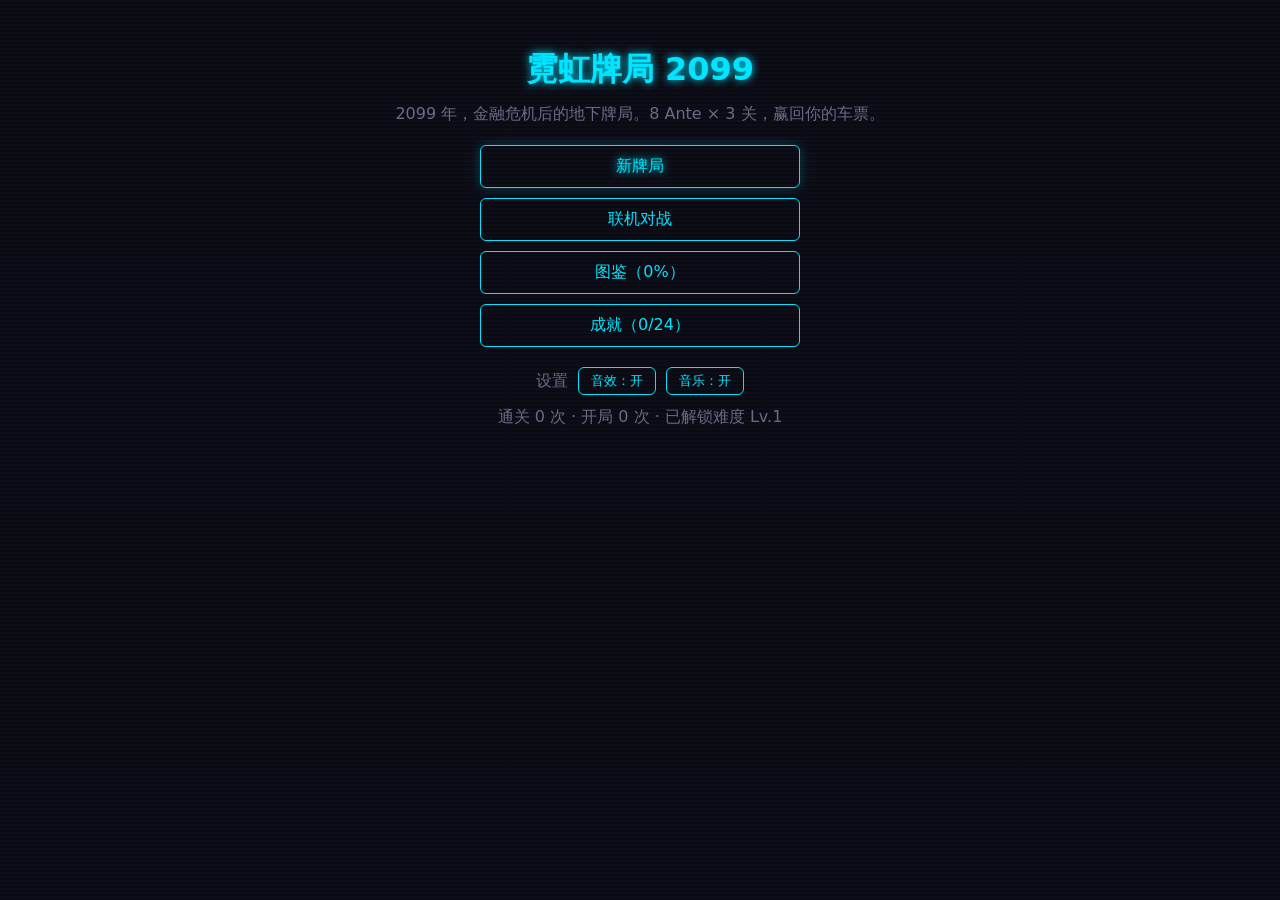
<file: neon2099/index.html>
<!DOCTYPE html>
<html lang="zh-CN">
<head>
  <meta charset="UTF-8" />
  <meta name="viewport" content="width=device-width, initial-scale=1.0, viewport-fit=cover" />
  <title>霓虹牌局 2099</title>
  <script type="module" crossorigin src="./assets/index-CKXIoxRQ.js"></script>
  <link rel="stylesheet" crossorigin href="./assets/index-N91epKgR.css">
</head>
<body>
  <div id="app"></div>
</body>
</html>
</file>
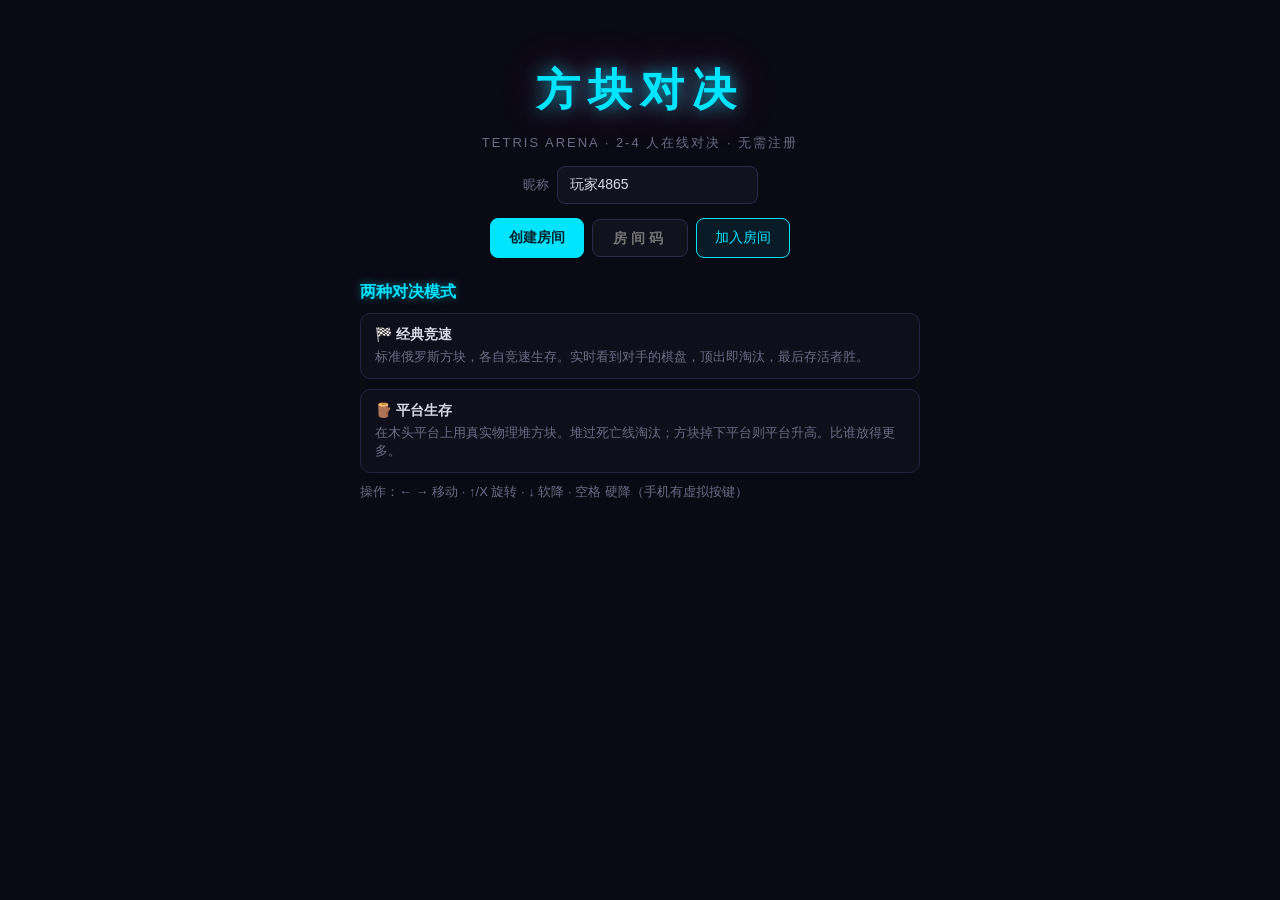
<file: tetris/index.html>
<!DOCTYPE html>
<html lang="zh-CN">
<head>
  <meta charset="UTF-8" />
  <meta name="viewport" content="width=device-width, initial-scale=1.0, viewport-fit=cover" />
  <title>方块对决 TetrisArena</title>
  <script type="module" crossorigin src="./assets/index-CwNbd8r0.js"></script>
  <link rel="stylesheet" crossorigin href="./assets/index-DU05bZL8.css">
</head>
<body>
  <div id="app"></div>
</body>
</html>
</file>
<file: neon2099/assets/index-N91epKgR.css>
:root{--bg: #0a0a14;--panel: #12121f;--magenta: #ff2d95;--cyan: #00e5ff;--amber: #ffc857;--text: #d8d8e8;--dim: #6a6a85}*{box-sizing:border-box;margin:0;padding:0}body{background:var(--bg);color:var(--text);font-family:Segoe UI,Microsoft YaHei,system-ui,sans-serif;min-height:100vh;background-image:repeating-linear-gradient(0deg,transparent 0 2px,rgba(255,255,255,.015) 2px 4px)}#app{max-width:960px;margin:0 auto;padding:24px 16px;display:flex;flex-direction:column;gap:16px;min-height:100vh}.topbar{display:flex;gap:24px;align-items:center;padding:12px 16px;background:var(--panel);border:1px solid #2a2a45;border-radius:8px;font-size:18px;font-variant-numeric:tabular-nums}.dim{color:var(--dim)}.neon-magenta{color:var(--magenta);text-shadow:0 0 8px currentColor}.neon-cyan{color:var(--cyan);text-shadow:0 0 8px currentColor}.neon-amber{color:var(--amber);text-shadow:0 0 8px currentColor}.credits{color:var(--magenta);letter-spacing:4px;text-shadow:0 0 8px var(--magenta)}.info-panel{min-height:48px;display:flex;align-items:center;justify-content:center;font-size:22px;font-variant-numeric:tabular-nums;background:var(--panel);border:1px solid #2a2a45;border-radius:8px}.hand{display:flex;gap:10px;justify-content:center;flex-wrap:wrap;padding:24px 0;min-height:160px}.card{width:84px;height:118px;background:linear-gradient(160deg,#1a1a2e,#12121f);border:1px solid #3a3a5a;border-radius:8px;cursor:pointer;user-select:none;display:flex;flex-direction:column;align-items:center;justify-content:center;gap:4px;font-size:26px;font-weight:600;transition:transform .12s ease,border-color .12s ease,box-shadow .12s ease}.card:hover{transform:translateY(-6px);border-color:var(--cyan)}.card.selected{transform:translateY(-14px);border-color:var(--magenta);box-shadow:0 0 16px #ff2d9573}.card-suit{font-size:30px}.suit-hearts,.suit-diamonds{color:var(--magenta)}.suit-spades,.suit-clubs{color:var(--cyan)}.actionbar{display:flex;gap:12px;justify-content:center}button{background:transparent;color:var(--cyan);border:1px solid var(--cyan);border-radius:6px;padding:10px 22px;font-size:16px;cursor:pointer;font-family:inherit;transition:box-shadow .15s ease,background .15s ease}button:hover:not(:disabled){background:#00e5ff14;box-shadow:0 0 12px #00e5ff66}button:disabled{opacity:.35;cursor:not-allowed}.overlay{position:fixed;inset:0;background:#0a0a14d9;display:flex;align-items:center;justify-content:center}.overlay-box{background:var(--panel);border:1px solid #3a3a5a;border-radius:12px;padding:40px 56px;text-align:center;display:flex;flex-direction:column;gap:16px;box-shadow:0 0 40px #ff2d9540}.overlay-box h2{font-size:32px}.end-screen{min-height:70vh;display:flex;flex-direction:column;align-items:center;justify-content:center;gap:20px}.end-screen h1{font-size:44px}.bars{display:flex;flex-direction:column;gap:6px}.jokerbar{display:flex;gap:8px;flex-wrap:wrap;min-height:40px}.chip{padding:6px 10px;border-radius:6px;border:1px solid #3a3a5a;background:var(--panel);font-size:13px;max-width:150px;line-height:1.3}.chip-sub{font-size:11px;color:var(--dim);margin-top:2px}.chip.clickable{cursor:pointer;transition:border-color .12s ease,box-shadow .12s ease}.chip.clickable:hover{border-color:var(--cyan);box-shadow:0 0 10px #00e5ff4d}.chip.empty{color:var(--dim);border-style:dashed;display:flex;align-items:center}.rarity-common{border-color:#4a6a8a}.rarity-uncommon{border-color:var(--cyan)}.rarity-rare{border-color:var(--magenta);box-shadow:0 0 8px #ff2d9540}.chip.consumable{border-color:var(--amber)}.rarity-tag{font-size:11px}.rarity-tag.rarity-common{color:#6a8aaa}.rarity-tag.rarity-uncommon{color:var(--cyan)}.rarity-tag.rarity-rare{color:var(--magenta)}.shop-grid{display:grid;grid-template-columns:repeat(auto-fit,minmax(170px,1fr));gap:12px}.shop-slot{background:var(--panel);border:1px solid #2a2a45;border-radius:8px;padding:14px;display:flex;flex-direction:column;align-items:center;gap:8px;min-height:130px;justify-content:center}.shop-slot .chip{max-width:none;width:100%}.shop-mine{background:var(--panel);border:1px solid #2a2a45;border-radius:8px;padding:12px 16px;display:flex;flex-direction:column;gap:8px}.mine-item{display:flex;align-items:center;gap:6px}.mine-item button{padding:4px 10px;font-size:12px}.info-panel.settle{font-size:16px;gap:6px}.picker-grid{display:grid;grid-template-columns:repeat(3,1fr);gap:8px}.picker-grid button.suit-spades,.picker-grid button.suit-clubs{color:var(--cyan)}.picker-grid button.suit-hearts,.picker-grid button.suit-diamonds{color:var(--magenta)}.pending-banner{display:flex;gap:12px;align-items:center;justify-content:center;padding:10px 16px;background:#ffc85714;border:1px solid var(--amber);border-radius:8px;font-size:15px}.pending-banner button{padding:6px 14px;font-size:14px}.char-select{display:flex;flex-direction:column;align-items:center;gap:12px;padding:24px 12px}.char-grid{display:grid;grid-template-columns:repeat(2,minmax(300px,380px));gap:14px}.char-card{background:var(--panel);border:1px solid #2a2a45;border-radius:10px;padding:16px 18px;display:flex;flex-direction:column;gap:8px;text-align:left;transition:border-color .15s,box-shadow .15s}.char-card:hover{border-color:var(--cyan);box-shadow:0 0 14px #00f0ff40}.char-card h2{font-size:19px;margin:0}.char-avatar{width:52px;height:52px;border-radius:50%;display:flex;align-items:center;justify-content:center;font-size:26px;background:radial-gradient(circle at 35% 35%,#1c3a4a,#10101f);border:1px solid var(--cyan);color:var(--cyan);text-shadow:0 0 8px var(--cyan)}.char-flavor{color:#8a8aa5;font-size:13px;font-style:italic;margin:0}.char-skill{font-size:14px;margin:0}.char-card button{align-self:flex-start;margin-top:4px}.boss-panel{background:linear-gradient(135deg,#ff2d781a,#14142399);border:1px solid var(--magenta);border-radius:10px;padding:10px 16px;display:flex;flex-direction:column;gap:4px}.boss-panel.duel{border-color:var(--amber)}.boss-head{display:flex;align-items:center;gap:10px}.boss-avatar{width:40px;height:40px;border-radius:50%;display:flex;align-items:center;justify-content:center;font-size:20px;background:radial-gradient(circle at 35% 35%,#4a1c2c,#10101f);border:1px solid var(--magenta);color:var(--magenta);text-shadow:0 0 8px var(--magenta)}.boss-title{font-size:17px;font-weight:600}.boss-line{color:#c9a0b8;font-style:italic;font-size:13px}.boss-skill{color:var(--amber);font-size:14px}.boss-score{font-size:20px;font-weight:700;letter-spacing:1px}.card.blocked{opacity:.35;filter:grayscale(.8)}.actionbar button[disabled]{opacity:.4}.overlay-box.wide{max-width:720px;width:90vw}.deck-grid{display:grid;grid-template-columns:repeat(auto-fill,minmax(52px,1fr));gap:6px;max-height:50vh;overflow-y:auto;padding:4px}.deck-grid button{padding:6px 2px;font-size:14px}.card{position:relative}.card-etag{position:absolute;top:2px;left:4px;font-size:10px;line-height:1;color:var(--amber);text-shadow:0 0 6px var(--amber)}.card-edition{position:absolute;inset:0;border-radius:8px;pointer-events:none}.edition-foil{box-shadow:inset 0 0 10px #c8dcff8c}.edition-holographic{box-shadow:inset 0 0 12px #00e5ff99}.edition-polychrome{box-shadow:inset 0 0 12px #ff2d9573,inset 0 0 4px #ffc83c99}.seal-dot{position:absolute;top:3px;right:4px;width:8px;height:8px;border-radius:50%}.seal-red{background:#ff2d55;box-shadow:0 0 6px #ff2d55}.seal-blue{background:#2d7dff;box-shadow:0 0 6px #2d7dff}.seal-gold{background:#ffc83c;box-shadow:0 0 6px #ffc83c}.seal-purple{background:#b26bff;box-shadow:0 0 6px #b26bff}.card.enh-glass{background:linear-gradient(160deg,#bee6ff24,#14142380)}.card.enh-steel{background:linear-gradient(160deg,#8c96aa40,#1414238c)}.card.enh-stone{filter:saturate(.25)}.card.enh-gold{background:linear-gradient(160deg,#ffc83c29,#14142380)}.deck-stats{display:flex;gap:16px;flex-wrap:wrap;color:var(--dim);font-size:13px}.deck-view-card{border:1px solid #3a3a55;border-radius:6px;padding:4px 2px;font-size:13px;text-align:center;position:relative;background:#141423b3}.deck-view-card .card-etag{font-size:9px}.deck-view-card .seal-dot{width:6px;height:6px;top:2px;right:2px}.flushfive-show{position:fixed;inset:0;z-index:60;display:flex;flex-direction:column;align-items:center;justify-content:center;background:radial-gradient(ellipse at center,#ff2d9538,#05050ceb);animation:ff-flash .9s ease-in-out infinite alternate;cursor:pointer}.flushfive-show h1{font-size:72px;letter-spacing:12px;margin:0;color:var(--magenta);text-shadow:0 0 18px var(--magenta),0 0 60px var(--cyan),0 0 90px var(--amber)}.flushfive-show p{font-size:20px;color:var(--cyan);text-shadow:0 0 10px var(--cyan)}@keyframes ff-flash{0%{filter:brightness(1)}to{filter:brightness(1.35)}}.picker-grid button.secret{border-color:var(--magenta);color:var(--magenta);text-shadow:0 0 6px var(--magenta)}.topbar .linklike{cursor:pointer;text-decoration:underline dotted}.topbar .linklike:hover{color:var(--cyan)}.title-menu{display:flex;flex-direction:column;gap:10px;width:320px;margin:8px auto}.title-menu button{font-size:16px;padding:10px 18px}.title-menu .title-main{border-color:var(--cyan);color:var(--cyan);text-shadow:0 0 8px var(--cyan);box-shadow:0 0 12px #00e5ff40}.title-settings{display:flex;gap:10px;justify-content:center;align-items:center}.title-settings button{font-size:13px;padding:4px 12px}.diff-row{display:flex;gap:8px;align-items:center;justify-content:center;flex-wrap:wrap}.diff-row button{font-size:13px;padding:4px 10px}.diff-row button.diff-active{border-color:var(--amber);color:var(--amber);text-shadow:0 0 6px var(--amber);box-shadow:0 0 10px #ffc8574d}.diff-tag{font-size:12px;color:var(--amber);border:1px solid var(--amber);border-radius:4px;padding:1px 6px;text-shadow:0 0 6px var(--amber)}.coll-section{width:100%;display:flex;flex-direction:column;gap:8px}.coll-section h2{font-size:18px;color:var(--amber);text-shadow:0 0 6px var(--amber)}.jokerbar.wrap{flex-wrap:wrap}.chip.rarity-locked{opacity:.45;border-style:dashed;filter:grayscale(.8)}.ach-list{display:flex;flex-direction:column;gap:6px;width:100%;max-width:560px}.ach-row{display:flex;gap:10px;align-items:baseline;padding:6px 10px;background:var(--panel);border:1px solid #2a2a45;border-radius:6px}.ach-row.got{border-color:var(--amber);box-shadow:0 0 8px #ffc85733}.ach-row .ach-badge{color:var(--amber);text-shadow:0 0 8px var(--amber)}.ach-row:not(.got) .ach-badge{color:var(--dim);text-shadow:none}.ach-row .ach-name{font-weight:600}.ach-row:not(.got) .ach-name{color:var(--dim)}.ach-popups{position:fixed;right:18px;bottom:18px;z-index:80;display:flex;flex-direction:column;gap:8px;pointer-events:none}.ach-pop{padding:8px 14px;border-radius:6px;background:#12121ff2;border:1px solid var(--amber);color:var(--amber);text-shadow:0 0 6px var(--amber);box-shadow:0 0 16px #ffc85759;animation:ach-in .3s ease-out}@keyframes ach-in{0%{transform:translate(30px);opacity:0}to{transform:none;opacity:1}}.score-fx{display:flex;flex-direction:column;align-items:center;gap:4px;padding:6px 0;width:100%}.fx-cards{display:flex;gap:6px}.fx-card{position:relative;min-width:40px;padding:6px 4px;text-align:center;font-size:13px;background:var(--panel);border:1px solid #2a2a45;border-radius:5px;opacity:0;animation:fx-pop .25s ease-out forwards}.fx-card.fx-broken{animation:fx-pop .25s ease-out forwards,fx-shatter .5s ease-in .9s forwards}.fx-handname{font-size:22px;font-weight:700;letter-spacing:4px;opacity:0;animation:fx-pop .25s ease-out forwards}.fx-line{font-size:15px;opacity:0;animation:fx-pop .25s ease-out forwards}.fx-total{font-size:34px;font-weight:800;opacity:0;animation:fx-slam .35s cubic-bezier(.2,2.2,.4,1) forwards}@keyframes fx-pop{0%{transform:translateY(10px) scale(.85);opacity:0}to{transform:none;opacity:1}}@keyframes fx-slam{0%{transform:scale(2.2);opacity:0}60%{transform:scale(.92);opacity:1}to{transform:scale(1);opacity:1}}@keyframes fx-shatter{0%,to{transform:none}20%{transform:translate(-3px,2px) rotate(-4deg);filter:brightness(2)}45%{transform:translate(3px,-2px) rotate(3deg)}70%{transform:translate(-2px,1px) rotate(-2deg);filter:brightness(1.6)}to{opacity:.25;filter:grayscale(1)}}.score-bump{animation:score-bump .5s ease-out;display:inline-block}@keyframes score-bump{0%{transform:scale(1)}35%{transform:scale(1.25);filter:brightness(1.8)}to{transform:scale(1)}}.deck-view-card.deck-spent{opacity:.35;filter:grayscale(.7)}.deck-view-card.clickable{cursor:pointer}.deck-view-card.clickable:hover{border-color:var(--cyan);box-shadow:0 0 8px #00e5ff66}.char-card.char-locked{opacity:.55;filter:grayscale(.6)}.char-card.char-locked .char-avatar{color:var(--dim, #889);border-style:dashed}.lock-tip{color:var(--magenta, #f0c);font-size:13px;margin:6px 0 0}.event-card{max-width:640px;margin:24px auto;padding:28px 32px;border:1px solid var(--magenta, #f0c);border-radius:10px;background:#140818d9;box-shadow:0 0 24px #ff00cc2e,inset 0 0 40px #ff00cc0d}.event-card h1{margin:0 0 10px;letter-spacing:2px}.event-flavor{color:var(--dim, #889);font-style:italic;line-height:1.7}.event-prize{display:flex;align-items:center;gap:12px;margin:14px 0;padding:10px 14px;border:1px dashed rgba(255,204,0,.5);border-radius:8px}.event-price{font-size:18px;margin-left:auto}.event-options{display:flex;flex-direction:column;gap:10px;margin-top:18px}.event-options button{padding:10px 16px;text-align:left}.event-card>.dim{margin-top:14px;font-size:12px}.sale-tag{color:#0b0e17;background:var(--cyan, #0e5);font-size:11px;font-weight:700;letter-spacing:1px;padding:2px 8px;border-radius:4px;margin-top:6px;box-shadow:0 0 8px #00e5ff80}.sale-buy{border-color:var(--cyan, #0e5)!important;box-shadow:0 0 8px #00e5ff59}.mp-row{display:flex;gap:10px;align-items:center;justify-content:center;margin:10px 0;flex-wrap:wrap}.mp-input{background:#12122a;color:#e8e8f2;border:1px solid #3a3a5a;border-radius:8px;padding:10px 14px;font-size:15px;min-height:40px;outline:none;min-width:180px}.mp-input:focus{border-color:var(--cyan, #0e5);box-shadow:0 0 8px #00e5ff59}.mp-code-input{text-transform:uppercase;letter-spacing:6px;text-align:center;font-weight:700;min-width:120px;width:140px}.mp-code{font-size:44px;font-weight:700;letter-spacing:12px;text-indent:12px;color:var(--cyan, #0e5);cursor:pointer;user-select:all;text-shadow:0 0 18px rgba(0,229,255,.55);margin:6px 0 14px}.mp-rules{text-align:left;font-size:13px;color:#b8b8d0;border:1px dashed #3a3a5a;border-radius:8px;padding:10px 14px;margin:14px auto 0;max-width:520px}.mp-rules p{margin:4px 0}.mp-members{display:flex;flex-direction:column;gap:8px;width:100%;max-width:520px;margin:0 auto 14px}.mp-member{display:flex;gap:12px;align-items:center;justify-content:space-between;background:#12122a;border:1px solid #2a2a4a;border-radius:8px;padding:10px 14px}.mp-member-name{font-weight:700}.mp-charrow{display:flex;flex-wrap:wrap;gap:8px;justify-content:center;max-width:560px;margin:0 auto 8px}.mp-charrow button{padding:8px 12px;font-size:14px}.duel-credit{color:#b48cff;font-weight:700;letter-spacing:2px;text-shadow:0 0 8px rgba(180,140,255,.5)}.mp-board-row{display:flex;gap:10px;align-items:center;justify-content:space-between;padding:8px 4px;border-bottom:1px solid #23233f;font-size:14px;flex-wrap:wrap}.mp-board-name{font-weight:700}.mp-offline{opacity:.45}.char-skill-rows{display:flex;flex-direction:column;gap:10px;margin:4px 0}.char-skill-row{border:1px solid #23233f;border-radius:8px;padding:10px 12px;text-align:left;background:#14142880}.char-skill-head{color:var(--cyan);font-weight:700;font-size:14px;margin-bottom:4px}.char-skill-text{font-size:14px;line-height:1.6}.hand-guide-rows{display:flex;flex-direction:column;gap:6px;margin:4px 0;text-align:left}.hand-guide-row{display:flex;align-items:center;gap:10px;border:1px solid #23233f;border-radius:8px;padding:6px 10px;background:#14142880}.hand-guide-row.secret-unknown{opacity:.5}.hand-guide-head{min-width:104px;font-weight:700;font-size:13px;color:var(--cyan)}.hg-ord{color:#8a8aa5;font-weight:400;margin-right:6px;font-size:12px}.hg-lv{color:var(--amber);font-weight:400;font-size:12px;margin-left:6px}.hand-guide-ex{flex:1;display:flex;flex-wrap:wrap;gap:4px;align-items:center;font-size:13px}.hg-card{border:1px solid #2a2a4a;border-radius:4px;padding:0 4px;font-size:12px;background:#0a0a1999}.hand-guide-val{min-width:72px;text-align:right;font-size:13px;color:var(--amber)}html{-webkit-tap-highlight-color:transparent}body{touch-action:manipulation;overflow-x:clip;min-height:100dvh}#app{min-height:100dvh}button,.card,.chip.clickable,.deck-view-card.clickable,.topbar .linklike{touch-action:manipulation}@media(hover:none){.card:hover{transform:none;border-color:#3a3a5a;box-shadow:none}.card.selected{transform:translateY(-8px)}.char-card:hover,.chip.clickable:hover{box-shadow:none}}@media(max-width:720px){#app{padding:10px 8px;gap:10px}.topbar{gap:6px 12px;flex-wrap:wrap;font-size:14px;padding:8px 10px}.info-panel{font-size:16px;min-height:40px;padding:4px 8px;text-align:center}.info-panel.settle{font-size:14px}.hand{gap:6px;padding:10px 0;min-height:0}.card{width:56px;height:80px;font-size:17px;gap:2px;border-radius:6px}.card-suit{font-size:20px}.card.selected{transform:translateY(-8px)}.card-etag{font-size:9px}button{padding:10px 14px;font-size:14px;min-height:40px}.actionbar{flex-wrap:wrap;gap:8px}.overlay{padding:10px}.overlay-box{padding:20px 14px;max-width:94vw;width:94vw;max-height:88vh;max-height:88dvh;overflow-y:auto}.overlay-box h2{font-size:22px}.deck-grid{max-height:44vh;max-height:44dvh}.picker-grid{grid-template-columns:repeat(2,1fr)}.char-grid{grid-template-columns:minmax(0,1fr);width:100%;max-width:420px}.char-card{padding:12px 14px}.shop-grid{grid-template-columns:repeat(auto-fit,minmax(140px,1fr))}.event-card{padding:18px 14px;margin:8px auto}.end-screen h1{font-size:28px}.title-menu{width:min(320px,100%)}.fx-total{font-size:26px}.fx-handname{font-size:17px}.fx-cards{flex-wrap:wrap;justify-content:center}.flushfive-show h1{font-size:38px;letter-spacing:6px}.flushfive-show p{font-size:15px;padding:0 16px;text-align:center}.ach-popups{right:10px;bottom:10px;left:10px}.mp-code{font-size:32px;letter-spacing:8px;text-indent:8px}.mp-input{min-width:140px;flex:1}.mp-code-input{width:120px;flex:none}.mp-member{padding:8px 10px;font-size:14px;gap:8px}.mp-board-row{font-size:13px;gap:8px}.mp-rules{font-size:12px}}@media(max-width:380px){.card{width:48px;height:68px;font-size:15px}.card-suit{font-size:17px}.topbar{font-size:13px}}
</file>
<file: tetris/assets/index-DU05bZL8.css>
:root{--bg: #0a0a14;--panel: #12121f;--magenta: #ff2d95;--cyan: #00e5ff;--amber: #ffc857;--green: #4ade80;--red: #ff5555;--text: #d8d8e8;--dim: #6a6a85}*{box-sizing:border-box;margin:0;padding:0}body{background:var(--bg);color:var(--text);font-family:Segoe UI,PingFang SC,Microsoft YaHei,sans-serif;min-height:100dvh}#app{max-width:960px;margin:0 auto;padding:16px;min-height:100dvh}.page{display:flex;flex-direction:column;gap:14px}h1{font-size:28px}h2{font-size:16px}h3{font-size:14px;margin-bottom:4px}.dim{color:var(--dim);font-size:13px}.neon-cyan{color:var(--cyan);text-shadow:0 0 8px rgba(0,229,255,.5)}.error-line{color:var(--red);font-size:13px}.row{display:flex;gap:8px;align-items:center;flex-wrap:wrap}.btn{background:#00e5ff14;color:var(--cyan);border:1px solid var(--cyan);border-radius:8px;padding:10px 18px;font-size:14px;cursor:pointer;transition:background .15s}.btn:hover:not(:disabled){background:#00e5ff33}.btn:disabled{opacity:.4;cursor:not-allowed}.btn.primary{background:var(--cyan);color:#06222a;font-weight:700}.btn.primary:hover:not(:disabled){background:#4deeff}.btn.danger{border-color:var(--magenta);color:var(--magenta);background:#ff2d950f}.btn.danger:hover:not(:disabled){background:#ff2d952e}.text-input{background:var(--panel);border:1px solid #2a2a4a;border-radius:8px;color:var(--text);padding:10px 12px;font-size:14px;outline:none}.text-input:focus{border-color:var(--cyan)}.code-input{width:96px;text-transform:uppercase;letter-spacing:4px;font-weight:700;text-align:center}.title-page{align-items:center;text-align:center;padding-top:5dvh}.logo{font-size:44px;color:var(--cyan);text-shadow:0 0 18px rgba(0,229,255,.7),0 0 40px rgba(255,45,149,.4);letter-spacing:8px}.logo-sub{color:var(--dim);letter-spacing:2px;font-size:13px}.name-row,.title-actions{justify-content:center}.guide{margin-top:10px;display:flex;flex-direction:column;gap:10px;max-width:560px}.guide h2{text-align:left}.guide-card{border:1px solid #23233f;border-radius:10px;background:#12121fb3;padding:12px 14px;text-align:left}.keys-line{text-align:left}.lobby-page{max-width:560px;margin:0 auto}.room-code{display:flex;align-items:baseline;gap:12px;justify-content:center;border:1px dashed #2a2a4a;border-radius:10px;padding:12px;cursor:pointer;user-select:none}.room-code:hover{border-color:var(--cyan)}.code-value{font-size:36px;font-weight:800;letter-spacing:10px;color:var(--amber);text-shadow:0 0 12px rgba(255,200,87,.5)}.copy-tip{font-size:12px}.member-list,.cfg-box{border:1px solid #23233f;border-radius:10px;background:#12121fb3;padding:12px 14px;display:flex;flex-direction:column;gap:8px}.net-warn{border:1px solid var(--amber);border-radius:10px;background:#ffc85714;padding:10px 14px;display:flex;flex-direction:column;gap:4px}.net-warn-title{color:var(--amber);font-weight:700;font-size:13px}.member-row{display:flex;align-items:center;gap:10px;padding:6px 4px;border-bottom:1px solid #1c1c30}.member-row:last-child{border-bottom:none}.member-name{flex:1;font-size:14px}.dot{width:8px;height:8px;border-radius:50%}.dot.on{background:var(--green);box-shadow:0 0 6px #4ade80cc}.dot.off{background:#44445e}.ready-mark{font-size:12px;color:var(--dim)}.ready-mark.yes{color:var(--green)}.team-badge{font-size:11px;font-weight:700;padding:1px 7px;border-radius:8px;border:1px solid;flex-shrink:0}.team-badge.t0{color:#ff6b81;border-color:#ff6b81;background:#ff6b811f}.team-badge.t1{color:#57b8ff;border-color:#57b8ff;background:#57b8ff1f}.segmented{display:flex;gap:6px;flex-wrap:wrap}.btn.seg{padding:6px 14px;font-size:13px;border-color:#2a2a4a;color:var(--dim)}.btn.seg.on{border-color:var(--cyan);color:var(--cyan);background:#00e5ff1f}.lobby-ops{justify-content:center;margin-top:4px}.stub-page{align-items:center;text-align:center;padding-top:8dvh;gap:10px}.game-page{gap:10px;height:calc(100dvh - 32px)}.game-topbar{display:flex;justify-content:space-between;align-items:center}.btn.small{padding:6px 12px;font-size:12px}.game-main{display:flex;gap:16px;justify-content:center;align-items:flex-start;flex:1;min-height:0}.board-wrap{border:2px solid #2a2a4a;border-radius:10px;overflow:hidden;box-shadow:0 0 24px #00e5ff26;height:min(600px,calc(100dvh - 110px))}.board-canvas{height:100%;display:block}.game-side{display:flex;flex-direction:column;gap:8px;width:108px}.next-canvas{background:#12121fb3;border:1px solid #23233f;border-radius:8px}.hud-box{border:1px solid #23233f;border-radius:8px;background:#12121fb3;padding:6px 10px}.hud-label{font-size:11px;color:var(--dim)}.hud-value{font-size:18px;font-weight:700;color:var(--cyan)}.keys-tip{font-size:11px;line-height:1.6}.ghost-toggle{display:flex;align-items:center;gap:4px;font-size:12px;color:var(--dim);cursor:pointer;user-select:none}.ghost-toggle input{accent-color:var(--cyan);cursor:pointer}.over-overlay{position:fixed;inset:0;background:#060610d1;display:flex;align-items:center;justify-content:center;z-index:30}.over-box{border:1px solid var(--magenta);border-radius:12px;background:var(--panel);padding:22px 28px;display:flex;flex-direction:column;gap:10px;align-items:center;text-align:center;box-shadow:0 0 30px #ff2d954d}.neon-magenta{color:var(--magenta);text-shadow:0 0 10px rgba(255,45,149,.6)}.opp-box{display:flex;flex-direction:column;gap:8px}.mini-wrap{display:flex;flex-direction:column;align-items:center;gap:2px;border:1px solid #23233f;border-radius:8px;background:#12121fb3;padding:4px;cursor:pointer}.mini-wrap.watching{border-color:var(--amber);box-shadow:0 0 10px #ffc8574d}.mini-wrap canvas{display:block}.mini-name{font-size:12px;font-weight:700;color:var(--text)}.mini-stat{font-size:10px;color:var(--dim)}.watch-label{position:absolute;top:6px;left:0;right:0;text-align:center;font-size:12px;color:var(--amber);pointer-events:none}.board-wrap{position:relative}.board-outer{position:relative;flex-shrink:0}.turn-label{position:absolute;right:100%;top:50%;transform:translateY(-50%);margin-right:8px;writing-mode:vertical-rl;letter-spacing:2px;font-size:13px;font-weight:700;color:var(--cyan);pointer-events:none;text-shadow:0 0 8px rgba(0,229,255,.8),0 0 2px rgba(0,0,0,.9);white-space:nowrap}.toast{position:fixed;top:14px;left:50%;transform:translate(-50%);background:var(--panel);border:1px solid var(--amber);border-radius:8px;color:var(--amber);padding:8px 18px;font-size:13px;z-index:40;box-shadow:0 0 16px #ffc8574d}.results-box{min-width:340px;max-width:92vw}.results-table{display:flex;flex-direction:column;gap:6px;width:100%}.results-row{display:flex;align-items:center;gap:10px;border:1px solid #23233f;border-radius:8px;padding:8px 12px;background:#14142880}.results-row.win{border-color:var(--amber);background:#ffc85714}.rank-no{color:var(--amber);font-weight:800;min-width:28px}.rank-name{font-weight:700}.rank-stat{flex:1;text-align:right;font-size:12px}.results-ops{justify-content:center}.touch-zone{position:fixed;bottom:0;left:0;right:0;display:flex;justify-content:space-between;padding:0 14px calc(14px + env(safe-area-inset-bottom));pointer-events:none;z-index:20}.touch-group{display:flex;gap:12px;pointer-events:auto}.tbtn{width:62px;height:62px;border-radius:50%;border:1px solid var(--cyan);background:#00e5ff1a;color:var(--cyan);font-size:24px;font-weight:700;display:flex;align-items:center;justify-content:center;user-select:none;-webkit-user-select:none;touch-action:none}.tbtn.on{background:#00e5ff59}.has-touch .keys-tip{display:none}@media(max-width:720px){#app{padding:10px}.logo{font-size:32px;letter-spacing:5px}.code-value{font-size:28px;letter-spacing:6px}.btn{padding:12px 16px}.game-page{height:auto;min-height:calc(100dvh - 20px)}.game-main{flex-direction:column;align-items:center;gap:8px}.opp-box{flex-direction:row;order:-1;justify-content:center;flex-wrap:wrap}.mini-wrap{padding:2px}.mini-wrap canvas{width:52px;height:auto}.mini-name{font-size:10px}.mini-stat{display:none}.board-wrap{height:min(56dvh,560px)}.has-touch .board-wrap{height:min(46dvh,520px)}.game-side{flex-direction:row;flex-wrap:wrap;width:auto;justify-content:center;gap:6px}.game-side h3{display:none}.next-canvas{width:56px;height:96px}.hud-box{padding:3px 8px}.hud-label{font-size:10px}.hud-value{font-size:14px}.has-touch .game-page{padding-bottom:88px}}
</file>
